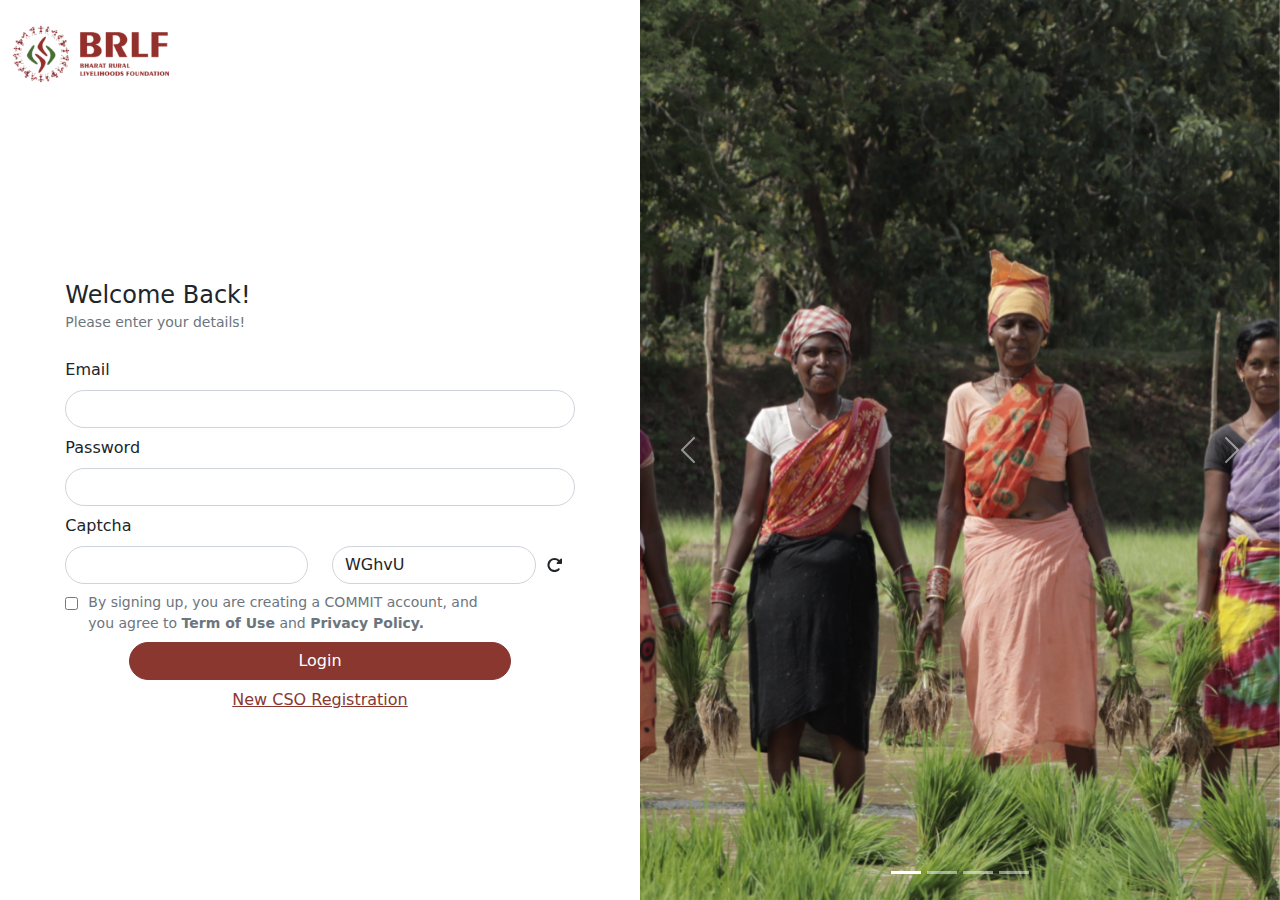
<file: index.html>
<!DOCTYPE html>
<html lang="en">
<head>
    <meta charset="UTF-8">
    <meta name="viewport" content="width=device-width, initial-scale=1.0">
    <link rel="stylesheet" type="text/css" href="assets/css/bootstrap.min.css">
    <link rel="stylesheet" type="text/css" href="assets/css/sites_mainstyle.css">
    <link rel="stylesheet" href="assets/css/theme-color/color.css">
    <link rel="stylesheet" type="text/css" href="assets/css/bootstrap-icons.css">
    <link rel="stylesheet" type="text/css" href="assets/css/all.min.css">
    <title>BRLF SURVEY LOGIN</title>
</head>
<body>
    <div class="container-fluid">
        <div class="row">
            <div class="col-xl-6 col-lg-6 col-md-6 col-sm-12">
                <img class="logo_heights my-4" src="./assets/images/site_logo-cc.png" alt="">
                <div class="row" style="
                height: calc(100% - 115px)">
                    <div class="col-xl-10 col-lg-10 col-md-10 col-sm-12 m-auto">
                            <h4 class="mb-0">Welcome Back!</h4>
                            <small class="text-secondary">Please enter your details!</small>
                            <div class="mb-2 mt-4">
                                <label class="form-label">Email</label>
                                <input type="text" class="form-control rounded-5">
                            </div>
                            <div class="mb-2">
                                <label class="form-label">Password</label>
                                <input type="password" class="form-control rounded-5">
                            </div>
                            <div class="row mb-2">
                                <div class="col-sm-12">
                                    <label class="form-label">Captcha</label>
                                </div>
                                <div class="col-xl-6 col-lg-6 col-md-6 col-sm-12">
                                <input type="text" class="form-control rounded-5">
                                </div>
                                <div class="col-xl-6 col-lg-6 col-md-6 col-sm-12">
                                    <div class="input-group">
                                    <input type="text" class="form-control rounded-5" value="WGhvU">
                                    <span class="input-group-text bg-transparent border-0">
                                        <i class="fa-solid fa-rotate-right"></i>
                                    </span>
                                    </div>
                                    </div>
                                    
                            </div>
                            <div class="mb-2 grid-2">
                               <input type="checkbox" style="margin-top:5px;">
                                <small class="text-secondary">
                                    By signing up, you are creating a COMMIT account, and<br>
                                     you agree to <b>Term of Use</b> and <b>Privacy Policy.</b>
                                </small>
                            </div>
                            <div class="mb-2 text-center">
                                <button type="button" class="btn btn-danger rounded-5 w-75">Login</button>
                            </div>
                            <div class="mb-2 text-center">
                           <a class="a_color" href="#">New CSO Registration</a> 
                            </div>
                    </div>
                </div>
            </div>
            <div class="col-xl-6 col-lg-6 col-md-6 col-sm-12 p-0">
                <div id="demo" class="carousel slide" data-bs-ride="carousel">

                    <!-- Indicators/dots -->
                    <div class="carousel-indicators">
                      <button type="button" data-bs-target="#demo" data-bs-slide-to="0" class="active"></button>
                      <button type="button" data-bs-target="#demo" data-bs-slide-to="1"></button>
                      <button type="button" data-bs-target="#demo" data-bs-slide-to="2"></button>
                      <button type="button" data-bs-target="#demo" data-bs-slide-to="3"></button>
                    </div>
                  
                    <!-- The slideshow/carousel -->
                    <div class="carousel-inner" style="height: 100vh;">
                      <div class="carousel-item active">
                        <img src="./assets/images/bann-1.png" alt="Los Angeles" class="">
                      </div>
                      <div class="carousel-item">
                        <img src="./assets/images/bann-2.png" alt="Chicago" class="">
                      </div>
                      <div class="carousel-item">
                        <img src="./assets/images/bann-3.png" alt="New York" class="">
                      </div>
                      <div class="carousel-item">
                        <img src="./assets/images/bann-4.png" alt="New York" class="">
                      </div>
                    </div>
                  
                    <!-- Left and right controls/icons -->
                    <button class="carousel-control-prev" type="button" data-bs-target="#demo" data-bs-slide="prev">
                      <span class="carousel-control-prev-icon"></span>
                    </button>
                    <button class="carousel-control-next" type="button" data-bs-target="#demo" data-bs-slide="next">
                      <span class="carousel-control-next-icon"></span>
                    </button>
                  </div>
            </div>
        </div>
    </div>
<script type="text/javascript" src="assets/js/jquery.min.js"></script>
<script type="text/javascript" src="assets/js/bootstrap.min.js"></script>
<script type="text/javascript" src="assets/js/all.min.js"></script>
</body>
</html>
</file>
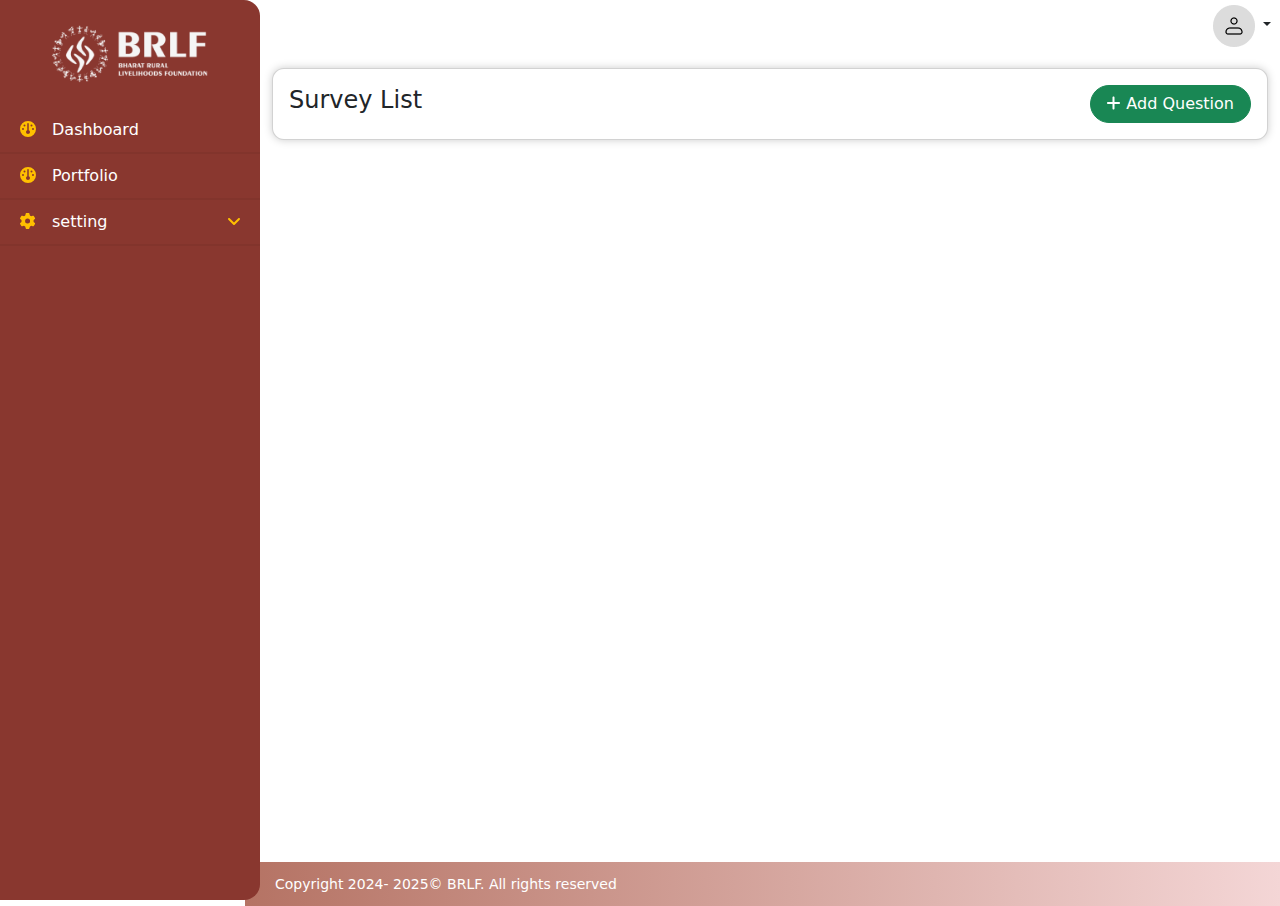
<file: dashboard.html>
<!DOCTYPE html>
<html lang="en">
<head>
    <meta charset="UTF-8">
    <meta name="viewport" content="width=device-width, initial-scale=1.0">
    <link rel="stylesheet" type="text/css" href="assets/css/bootstrap.min.css">
    <link rel="stylesheet" type="text/css" href="assets/css/sites_mainstyle.css">
    <link rel="stylesheet" href="assets/css/theme-color/color.css">
    <link rel="stylesheet" type="text/css" href="assets/css/bootstrap-icons.css">
    <link rel="stylesheet" type="text/css" href="assets/css/all.min.css">
    <title>BRLF SURVEY</title>
</head>
<body>
    <div class="container_warper p-0">
        <section class="side_navs">
            <div class="">
                <div class="text-center py-4">
                    <img class="logo_heights" src="./assets/images/site_logo.png" alt="">
                </div>
                <div class="">
                    <nav class="side-nav">
                        <ul class="">
                          <li><a href="index.html">
                            <div>
                            <i class="fa fa-dashboard me-3"></i>
                            <p>Dashboard</p>
                            </div>
                        </a>
                        </li>
                        <li><a href="index.html">
                            <div>
                            <i class="fa fa-dashboard me-3"></i>
                            <p>Portfolio</p>
                            </div>
                        </a>
                        </li>
                          <li class="dorpdown-items"><a href="#">
                            <div>
                            <i class="fa fa-cog me-3"></i>
                            <p class="text-white">setting </p>
                            </div>
                          <span class="fa fa-angle-down float-right"></span>
                          <!-- <span class="fa fa-angle-down" aria-hidden="true"></span> -->
                          </a>
                            <ul class="dl">
                              <li>
                                <a href="index-1.html">
                                    <div>
                                <i class="pl_12 fa fa-dashboard me-3"></i>
                                <p>Dashboard inn</p>
                            </div>
                                </a>
                               </li>
                               <li>
                                <a href="index-1.html">
                                    <div>
                                <i class="pl_12 fa fa-dashboard me-3"></i>
                                <p>Dashboard inn</p>
                            </div>
                                </a>
                               </li>
                            </ul>
                          </li>
                          
                        </ul>
                      </nav>
                </div>
            </div>
        </section>
        <section class="content_warper">
            <div class="top_bar">
                <div>
                    <div class="d-lg-none pt-2">
                        <img class="logo_heights mx-3" src="./assets/images/site_logo-cc.png" alt="">
                        <button type="button" class="btn btn-light btn-sm side-nav-toggle me-3">
                            <i class="fa-solid fa-bars"></i>
                        </button>
                </div>
            </div>
                <div class="">
                    <div class="dropdown dropdown-menu-end">
                        <button type="button" class="btn btn-sm dropdown-toggle" data-bs-toggle="dropdown">
                          <img src="./assets/images/user.png" alt="">
                        </button>
                        <ul class="dropdown-menu">
                          <li><a class="dropdown-item" href="#">Link 1</a></li>
                          <li><a class="dropdown-item" href="#">Link 2</a></li>
                          <li><a class="dropdown-item" href="#">Link 3</a></li>
                        </ul>
                      </div>
                </div>
            </div>
            <div class="container-fluid cont_height py-3">
            <div class="row">
                <div class="col-sm-12">
                    <div class="card card_radius card_shadow">
                        <div class="card-body">
                          <div class="row">
                            <div class="col-sm-12">
                              <div class="dis_flax_sb">
                                <h4>Survey List</h4>
                                <button type="button" class="btn btn-success rounded-5 px-3">
                                  <i class="fa-solid fa-plus"></i> Add Question
                                </button>
                              </div>
                            </div>
                          </div>
                        </div>
                    </div>
                </div>
            </div>
        </div>
            <div class="footer_section">
                <small class="text-white">Copyright 2024- 2025© BRLF. All rights reserved</small>
            </div>
        </section>
    </div>

<script type="text/javascript" src="assets/js/jquery.min.js"></script>
<script type="text/javascript" src="assets/js/bootstrap.min.js"></script>
<script type="text/javascript" src="assets/js/all.min.js"></script>
<script>
    $(document).ready(function(){
        $('.side-nav-toggle').on('click', function(){
            $('.side_navs').toggleClass('side-navs-open');
            $('.content_warper').toggleClass('content-warper-sm');
        });
        $('nav.side-nav ul li.dorpdown-items').click(function(){
            $(this).toggleClass('dorpdown-items-show');
            $('nav.side-nav ul li.dorpdown-items a span').toggleClass('fa-angle-up')
            if($('nav.side-nav ul li.dorpdown-items').hasClass('dorpdown-items-show')){
              $('nav.side-nav ul li.dorpdown-items').removeClass('dorpdown-items-show')
              $(this).addClass('dorpdown-items-show')
            }
            else{
              $('nav.side-nav ul li.dorpdown-items').removeClass('dorpdown-items-show')
            }
            if($('nav.side-nav ul li.dorpdown-items a span').hasClass('fa-angle-down')){
              $('nav.side-nav ul li.dorpdown-items a span').removeClass('fa-angle-down')
              $('nav.side-nav ul li.dorpdown-items a span').addClass('fa-angle-up')
            }
            else{
              $('nav.side-nav ul li.dorpdown-items a span').removeClass('fa-angle-up')
              $('nav.side-nav ul li.dorpdown-items a span').addClass('fa-angle-down')
            }
          });
        });
</script>
</body>
</html>
</file>
<file: assets/css/sites_mainstyle.css>
/* scrollbar */
::-webkit-scrollbar {
  width: 5px;
  height: 5px;
}

::-webkit-scrollbar-track {
  -webkit-box-shadow: inset 0 0 6px var(--scroll-bg-light);
  -webkit-border-radius: 10px;
  border-radius: 10px;
}

::-webkit-scrollbar-thumb {
  -webkit-border-radius: 10px;
  border-radius: 10px;
  background: var(--scroll-bg-dark);
  -webkit-box-shadow: inset 0 0 6px var(--scroll-bg-light);
}

  ::-webkit-scrollbar-thumb:window-inactive {
      background: var(--scroll-bg-dark);
  }

.container_warper {
    display: flex;
    flex-wrap: nowrap;
    width: 100%;
}
section.side_navs.side-navs-open {
  display: none;
  transition: margin-left .3s ease-in-out, width .3s ease-in-out;
}
.side_navs {
  position: absolute;
  width: 260px;
  height: 100%;
  float: left;
  top: auto;
  z-index: 1000;
  background-color: var(--side_nav_bg);
  border-radius: 0px 16px 16px 0px;
  transition: margin-left .3s ease-in-out, width .3s ease-in-out;
  overflow: auto;
}
.logo_heights{
  height: 60px;
}
nav.side-nav{
  float: left;
  width: 100%;
  height: auto;
}
nav.side-nav ul{
  float: left;
  width: 100%;
  height: auto;
  list-style: none;
  margin: 0px;
  padding: 0px;
}
nav.side-nav ul li{
  float: left;
  width: 100%;
  height: auto;
  border-bottom: 1px solid rgba(0,0,0,0.05);
}
nav.side-nav ul li a{
  float: left;
  width: 100%;
  border-bottom: 1px solid rgba(0,0,0,0.05);
  /* border-left:5px solid transparent; */
  display: flex;
  justify-content: space-between;
  align-items: center;
  padding: 10px 20px;
}
nav.side-nav ul li a:hover{
float: left;
width: 100%;
border-bottom: 1px solid rgba(0,0,0,0.05);
background-color: rgba(0,0,0,0.2);
/* border-left:5px solid rgba(0,0,0,0.3); */
}
nav.side-nav ul li a i{
  float: left;
  width: auto;
  color: #fbfbfb;
  padding: 10px 15px;
  font-size: 20px;
}
nav.side-nav ul li a p{
  float: right;
  width: auto;
  color: #ffffff;
  margin-bottom: 0px;
}
nav.side-nav ul li a svg, nav.side-nav ul li a i{
  color: #FFC000;
}
nav.side-nav ul li.dorpdown-items-show a p{
  float: right;
  width: auto;
  color: #5B5B5B;
  margin-bottom: 0px;
}
ul.dl li a:hover{
  background-color: rgb(255, 172, 164) !important;
}
ul.dl li:nth-child(1) a:hover{
  background-color: rgb(255, 172, 164) !important;
  border-radius: 16px 16px 0px 0px;
}
ul.dl li:nth-last-child(1) a:hover{
  background-color: rgb(255, 172, 164) !important;
  border-radius: 0px 0px 16px 16px;
}
.dorpdown-items ul{
  display: none;
}
.fa-angle-down{
  transition: 0.5s;
}
.dorpdown-items-show .fa-angle-down{
  transform: rotate(180deg);
  transition: 0.5s;
}
.dorpdown-items.dorpdown-items-show ul{
  display: block;
  background-color: #ffffff;
  border-radius: 16px 16px 16px 16px;
  margin-left: 20px;
  width: calc(100% - 20px);
  transition: 0.5s;
}
.pl_12{
  padding-left: 12px;
}
.disp_flex_sb {
  display: flex;
  justify-content: space-between;
  align-items: center;
  gap: 15px;
  width: 100%;
}
@media (max-width:991px){
  .side_navs {
    display: none;
    transition: margin-left .3s ease-in-out, width .3s ease-in-out;
  }
  .side-navs-open {
    display: block !important;
    transition: margin-left .3s ease-in-out, width .3s ease-in-out;
  }
}
.content_warper {
  width: 100%;
  /* margin-left: 0px; */
  transition: margin-left .3s ease-in-out, width .3s ease-in-out;
  padding-left: 260px;
  /* padding: 0px 15px; */
  height: 100%;
  position: absolute;
}
.cont_height{
  height: calc(100vh - 90px);
}
.top_bar {
  display: flex;
  justify-content: space-between;
  align-items: center;
  gap: 12px;
}
.footer_section {
  padding-left: 30px;
  position: relative;
  bottom: 0px;
  width: calc(100% + 15px);
  margin: 0px -15px;
  background-image: linear-gradient(to right, #B57364, #F4D6D6);
  padding-top: 10px;
  padding-bottom: 10px;
}
.card_shadow{
  box-shadow: 0px 0px 8px #ccc;
}
.card_radius{
  border-radius: 12px;
}
.dis_flax_sb {
  display: flex;
  justify-content: space-between;
  align-items: flex-end;
  gap: 12px;
}
.carousel-item img{
  object-position: center;
  width: 100%;
  height: 100vh;
  object-fit: cover;
}
.grid-2 {
  display: flex;
  justify-content: flex-start;
  gap: 10px;
  align-items: self-start;
}
.btn-danger{
  background-color:var(--side_nav_bg);
  border-color:var(--side_nav_bg)
}
.a_color{
  color: var(--side_nav_bg);
}
@media (max-width:991px){
  section.content_warper {
    padding-left: 0px;
    transition: margin-left .3s ease-in-out, width .3s ease-in-out;
  }
  section.content-warper-sm {
    padding-left: 260px;
    transition: margin-left .3s ease-in-out, width .3s ease-in-out;
  }
  .footer_section {
    padding-left: 15px;
    margin-left: 0px;
  }
  .content-warper-sm .footer_section {
    padding-left: 30px;
    margin-left: -15px;
    width: calc(100% + 15px);
  }
}
</file>
<file: assets/css/theme-color/color.css>
:root{
--scroll-bg-light:#61e768;
--scroll-bg-dark:#2A7D2E;
--side_nav_bg: #89372F;

}
</file>
